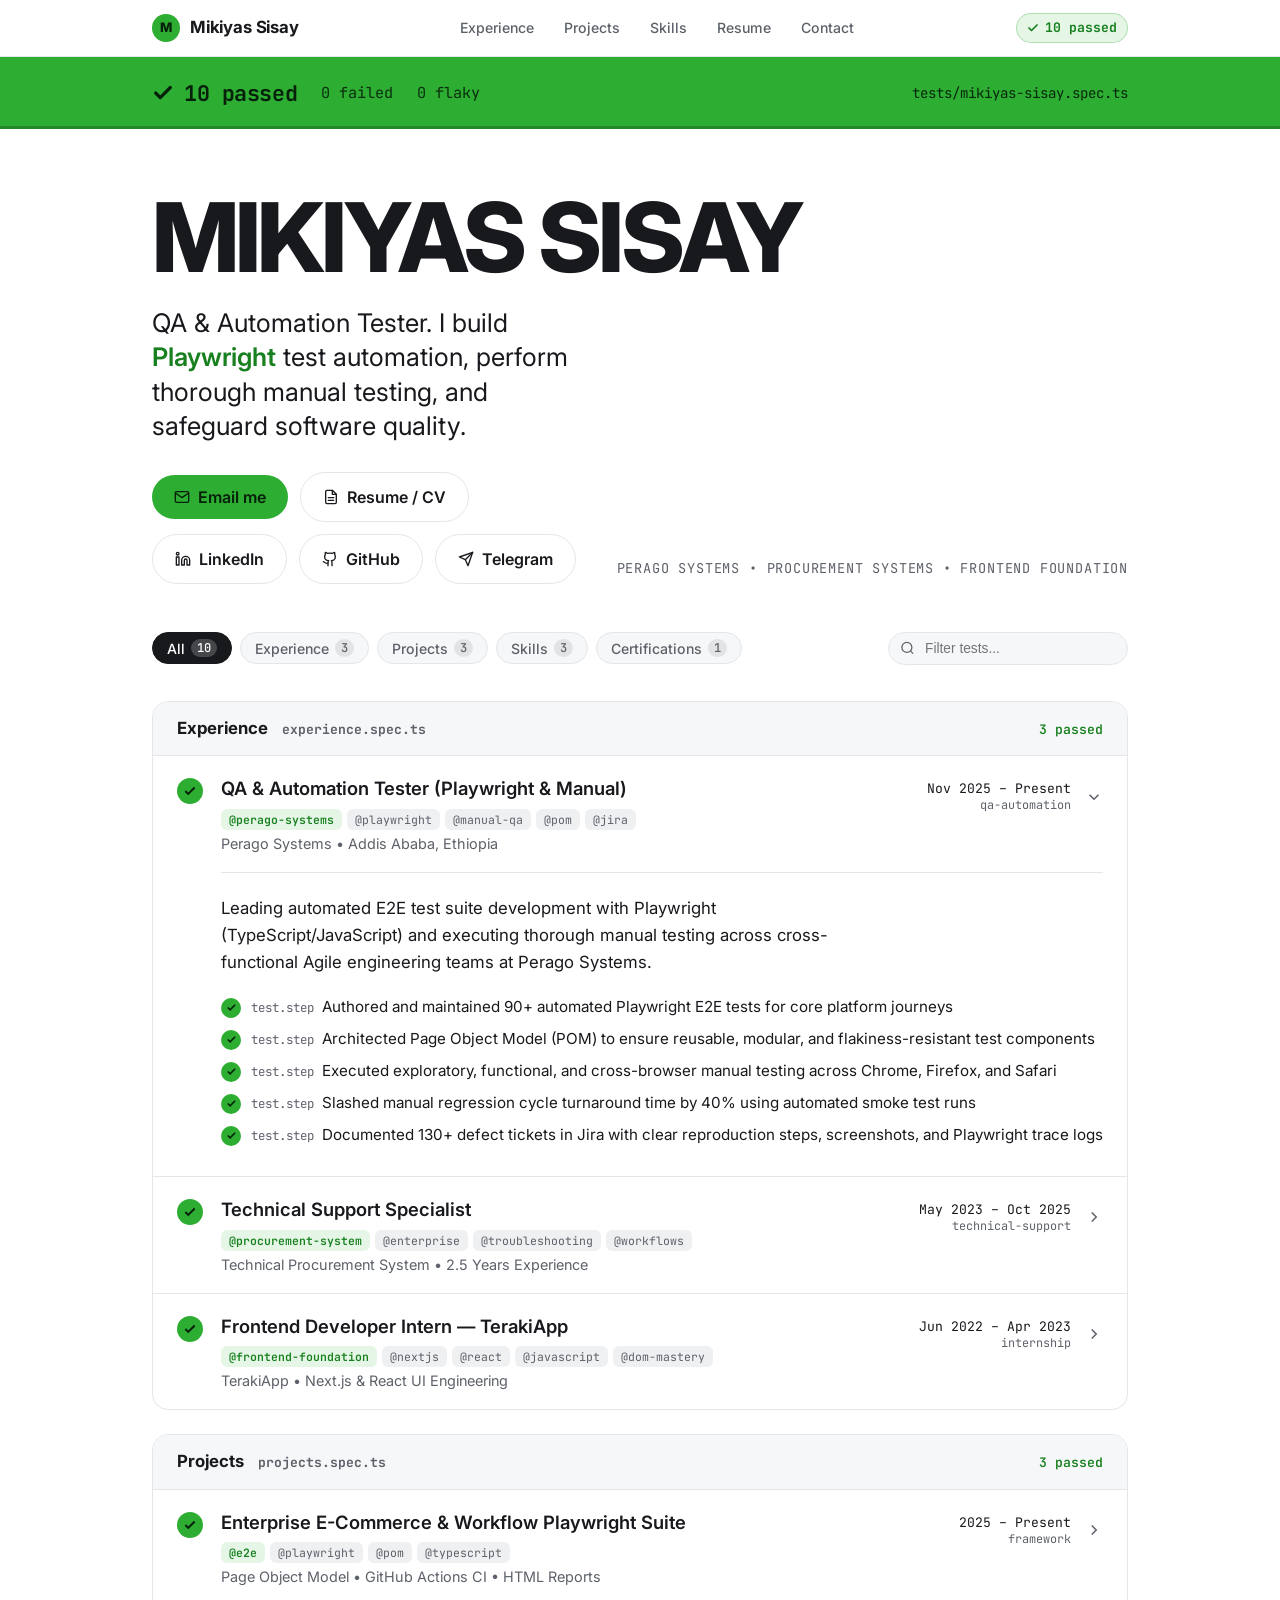
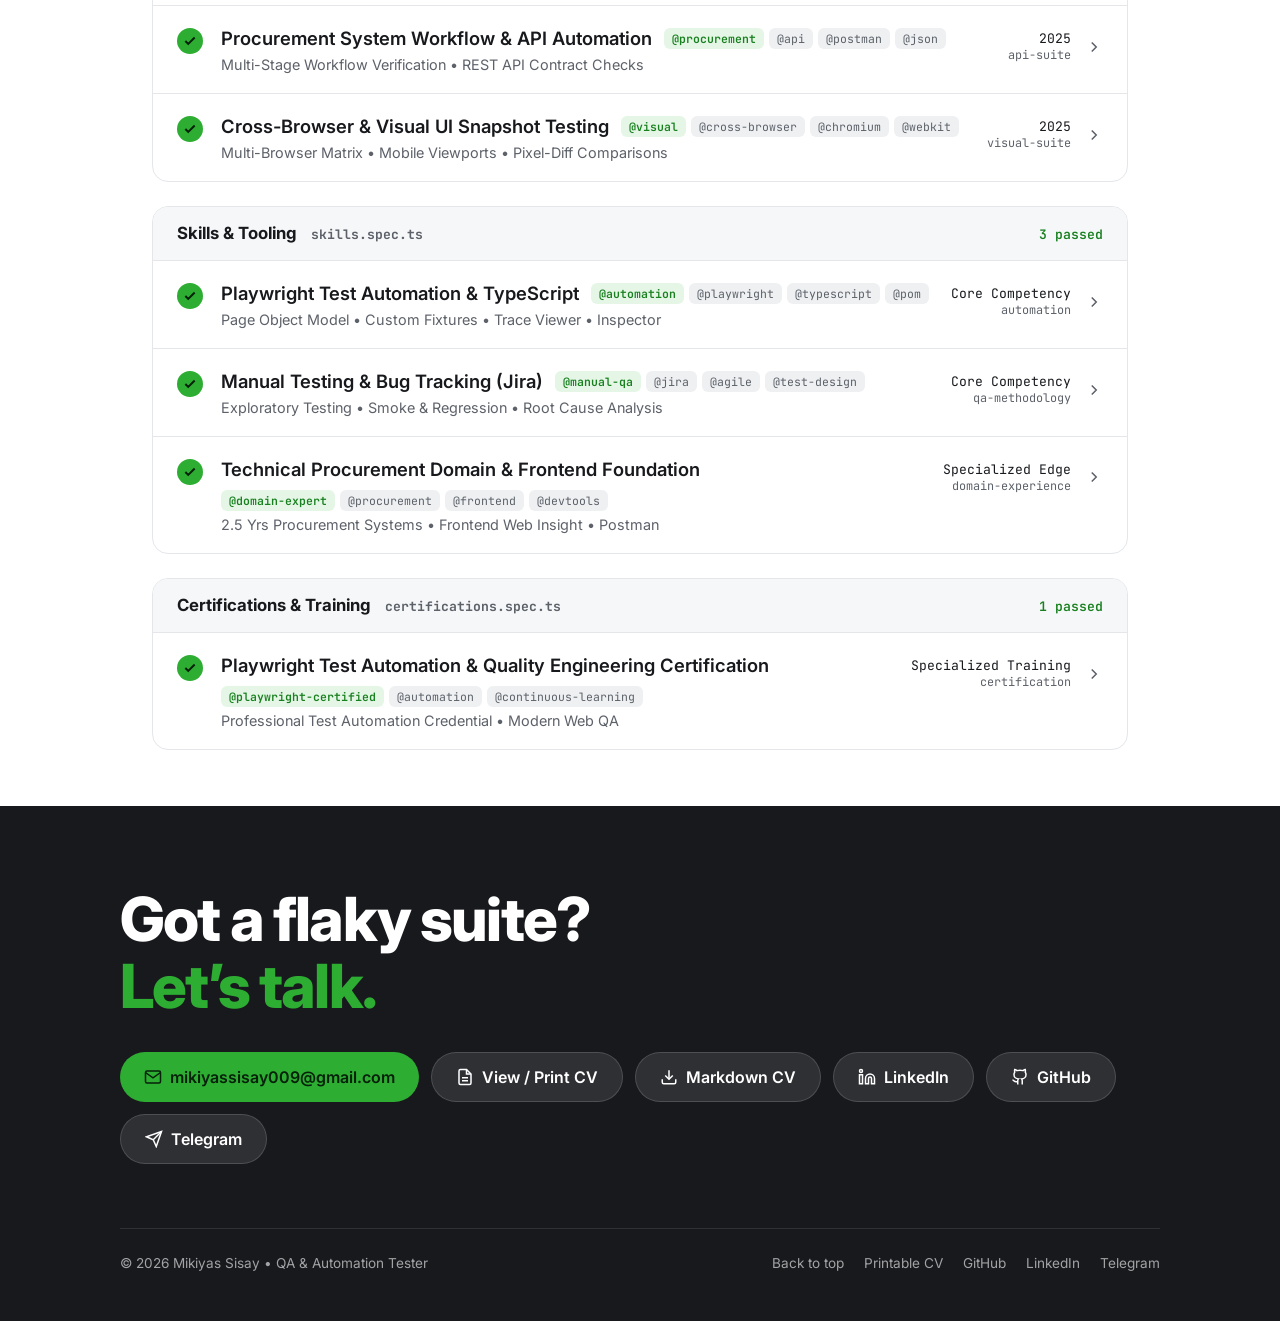
<file: index.html>
<!DOCTYPE html>
<html lang="en">
<head>
  <meta charset="utf-8">
  <meta name="viewport" content="width=device-width, initial-scale=1.0">
  <title>Mikiyas Sisay · QA &amp; Automation Tester (Playwright &amp; Manual)</title>
  <meta name="description" content="Mikiyas Sisay, QA & Automation Tester. Specializing in Playwright test automation, manual testing, 1+ year at Perago Systems, 2.5 years technical procurement system support, and frontend background.">
  <link rel="preconnect" href="https://fonts.googleapis.com">
  <link rel="preconnect" href="https://fonts.gstatic.com" crossorigin>
  <link href="https://fonts.googleapis.com/css2?family=Inter:wght@400;500;600;700;800&family=JetBrains+Mono:wght@400;500;600;700&display=swap" rel="stylesheet">
  <link rel="stylesheet" href="css/style.css">
</head>
<body>

  <!-- ========================================================================
       Top Navigation Bar
       ======================================================================== -->
  <header class="header">
    <div class="max-w-report header-inner">
      <a href="#hero" class="header-brand">
        <span class="header-avatar">M</span>
        <span>Mikiyas Sisay</span>
      </a>

      <nav class="header-nav" aria-label="Main Navigation">
        <a href="#experience">Experience</a>
        <a href="#projects">Projects</a>
        <a href="#skills">Skills</a>
        <a href="cv.html" target="_blank">Resume</a>
        <a href="#contact">Contact</a>
      </nav>

      <div class="header-actions">
        <span class="badge-passed-pill">
          <svg width="12" height="12" viewBox="0 0 24 24" fill="none" stroke="currentColor" stroke-width="3.5" stroke-linecap="round" stroke-linejoin="round"><polyline points="20 6 9 17 4 12"/></svg>
          10 passed
        </span>
      </div>
    </div>
  </header>

  <main id="main-content" style="flex: 1;">
    <!-- ========================================================================
         Playwright Report Run Summary Bar
         ======================================================================== -->
    <section aria-label="Run summary" class="run-summary">
      <div class="max-w-report summary-inner">
        <span class="summary-status">
          <svg width="22" height="22" viewBox="0 0 24 24" fill="none" stroke="currentColor" stroke-linecap="round" stroke-linejoin="round"><polyline points="20 6 9 17 4 12"/></svg>
          10 passed
        </span>
        <span class="summary-meta">0 failed</span>
        <span class="summary-meta">0 flaky</span>
        <span class="summary-spec-file">tests/mikiyas-sisay.spec.ts</span>
      </div>
      <span aria-hidden="true" class="summary-line"></span>
    </section>

    <!-- ========================================================================
         Hero Section
         ======================================================================== -->
    <div class="max-w-report hero-wrap" id="hero">
      <h1 class="hero-name">Mikiyas Sisay</h1>

      <div class="hero-grid">
        <div>
          <p class="hero-lead">
            QA &amp; Automation Tester. I build <span class="highlight">Playwright</span> test automation, perform thorough manual testing, and safeguard software quality.
          </p>

          <div class="hero-ctas">
            <button type="button" class="btn-pill btn-pill-pass btn-email-action">
              <svg width="16" height="16" viewBox="0 0 24 24" fill="none" stroke="currentColor" stroke-width="2" stroke-linecap="round" stroke-linejoin="round"><path d="M4 4h16c1.1 0 2 .9 2 2v12c0 1.1-.9 2-2 2H4c-1.1 0-2-.9-2-2V6c0-1.1.9-2 2-2z"/><polyline points="22,6 12,13 2,6"/></svg>
              Email me
            </button>

            <a href="cv.html" target="_blank" class="btn-pill btn-pill-outline">
              <svg width="16" height="16" viewBox="0 0 24 24" fill="none" stroke="currentColor" stroke-width="2" stroke-linecap="round" stroke-linejoin="round"><path d="M14 2H6a2 2 0 0 0-2 2v16a2 2 0 0 0 2 2h12a2 2 0 0 0 2-2V8z"/><polyline points="14 2 14 8 20 8"/><line x1="16" y1="13" x2="8" y2="13"/><line x1="16" y1="17" x2="8" y2="17"/></svg>
              Resume / CV
            </a>

            <a href="https://www.linkedin.com/in/mikiyas-sisay/" target="_blank" rel="noopener noreferrer" class="btn-pill btn-pill-outline">
              <svg width="16" height="16" viewBox="0 0 24 24" fill="none" stroke="currentColor" stroke-width="2" stroke-linecap="round" stroke-linejoin="round"><path d="M16 8a6 6 0 0 1 6 6v7h-4v-7a2 2 0 0 0-2-2 2 2 0 0 0-2 2v7h-4v-7a6 6 0 0 1 6-6z"/><rect width="4" height="12" x="2" y="9"/><circle cx="4" cy="4" r="2"/></svg>
              LinkedIn
            </a>

            <a href="https://github.com/mikosis123" target="_blank" rel="noopener noreferrer" class="btn-pill btn-pill-outline">
              <svg width="16" height="16" viewBox="0 0 24 24" fill="none" stroke="currentColor" stroke-width="2" stroke-linecap="round" stroke-linejoin="round"><path d="M15 22v-4a4.8 4.8 0 0 0-1-3.5c3 0 6-2 6-5.5.08-1.25-.27-2.48-1-3.5.28-1.15.28-2.35 0-3.5 0 0-1 0-3 1.5-2.64-.5-5.36-.5-8 0C6 2 5 2 5 2c-.3 1.15-.3 2.35 0 3.5A5.403 5.403 0 0 0 4 9c0 3.5 3 5.5 6 5.5-.39.49-.68 1.05-.85 1.65-.17.6-.22 1.23-.15 1.85v4"/><path d="M9 18c-4.51 2-5-2-7-2"/></svg>
              GitHub
            </a>

            <a href="https://t.me/Mikiyas_sisay" target="_blank" rel="noopener noreferrer" class="btn-pill btn-pill-outline">
              <svg width="16" height="16" viewBox="0 0 24 24" fill="none" stroke="currentColor" stroke-width="2" stroke-linecap="round" stroke-linejoin="round"><line x1="22" y1="2" x2="11" y2="13"/><polygon points="22 2 15 22 11 13 2 9 22 2"/></svg>
              Telegram
            </a>
          </div>
        </div>

        <div class="hero-badge-tag">
          perago systems &bull; procurement systems &bull; frontend foundation
        </div>
      </div>
    </div>

    <!-- ========================================================================
         Filter Bar (Playwright Test Report Style)
         ======================================================================== -->
    <div class="max-w-report filter-section">
      <div class="filter-wrap">
        <div class="filter-tabs">
          <button type="button" class="filter-tab active" data-filter="all">
            All <span class="filter-count">10</span>
          </button>
          <button type="button" class="filter-tab" data-filter="experience">
            Experience <span class="filter-count">3</span>
          </button>
          <button type="button" class="filter-tab" data-filter="projects">
            Projects <span class="filter-count">3</span>
          </button>
          <button type="button" class="filter-tab" data-filter="skills">
            Skills <span class="filter-count">3</span>
          </button>
          <button type="button" class="filter-tab" data-filter="credentials">
            Certifications <span class="filter-count">1</span>
          </button>
        </div>

        <div class="filter-input-wrap">
          <svg class="filter-search-icon" width="15" height="15" viewBox="0 0 24 24" fill="none" stroke="currentColor" stroke-width="2"><circle cx="11" cy="11" r="8"/><line x1="21" y1="21" x2="16.65" y2="16.65"/></svg>
          <input type="text" id="filterInput" class="filter-input" placeholder="Filter tests...">
        </div>
      </div>
    </div>

    <!-- ========================================================================
         Test Suites Container
         ======================================================================== -->
    <div class="max-w-report suites-container">

      <!-- ====================================================================
           Suite 1: Experience (experience.spec.ts · 3 passed)
           ==================================================================== -->
      <section class="spec-suite" id="experience">
        <h2 class="suite-header">
          <span class="suite-title">Experience</span>
          <span class="suite-file">experience.spec.ts</span>
          <span class="suite-pass-status">3 passed</span>
        </h2>

        <ul class="test-list">
          <!-- Role 1: Perago Systems (Expanded by default) -->
          <li class="test-item expanded" data-category="experience">
            <button type="button" class="test-button" aria-expanded="true">
              <span class="tick-icon">
                <svg viewBox="0 0 24 24" fill="none" stroke="currentColor"><polyline points="20 6 9 17 4 12"/></svg>
              </span>

              <span class="test-summary-body">
                <span class="test-title-line">
                  <span class="test-name">QA &amp; Automation Tester (Playwright &amp; Manual)</span>
                  <span class="tags-wrap">
                    <span class="tag-badge tag-primary">@perago-systems</span>
                    <span class="tag-badge">@playwright</span>
                    <span class="tag-badge">@manual-qa</span>
                    <span class="tag-badge">@pom</span>
                    <span class="tag-badge">@jira</span>
                  </span>
                </span>
                <span class="test-org-meta">Perago Systems &bull; Addis Ababa, Ethiopia</span>
              </span>

              <span class="test-right-meta">
                <span class="test-date-badge">
                  <span class="test-date-line">Nov 2025 – Present</span>
                  <span class="test-category-line">qa-automation</span>
                </span>
                <svg class="chevron-icon" width="18" height="18" viewBox="0 0 24 24" fill="none" stroke="currentColor" stroke-width="2"><polyline points="9 18 15 12 9 6"/></svg>
              </span>
            </button>

            <div class="trace-region">
              <div class="trace-inner">
                <p class="trace-desc">
                  Leading automated E2E test suite development with Playwright (TypeScript/JavaScript) and executing thorough manual testing across cross-functional Agile engineering teams at Perago Systems.
                </p>

                <ol class="step-list">
                  <li class="step-item">
                    <span class="step-tick"><svg viewBox="0 0 24 24" fill="none" stroke="currentColor"><polyline points="20 6 9 17 4 12"/></svg></span>
                    <span class="step-text"><span class="step-label">test.step</span>Authored and maintained 90+ automated Playwright E2E tests for core platform journeys</span>
                  </li>
                  <li class="step-item">
                    <span class="step-tick"><svg viewBox="0 0 24 24" fill="none" stroke="currentColor"><polyline points="20 6 9 17 4 12"/></svg></span>
                    <span class="step-text"><span class="step-label">test.step</span>Architected Page Object Model (POM) to ensure reusable, modular, and flakiness-resistant test components</span>
                  </li>
                  <li class="step-item">
                    <span class="step-tick"><svg viewBox="0 0 24 24" fill="none" stroke="currentColor"><polyline points="20 6 9 17 4 12"/></svg></span>
                    <span class="step-text"><span class="step-label">test.step</span>Executed exploratory, functional, and cross-browser manual testing across Chrome, Firefox, and Safari</span>
                  </li>
                  <li class="step-item">
                    <span class="step-tick"><svg viewBox="0 0 24 24" fill="none" stroke="currentColor"><polyline points="20 6 9 17 4 12"/></svg></span>
                    <span class="step-text"><span class="step-label">test.step</span>Slashed manual regression cycle turnaround time by 40% using automated smoke test runs</span>
                  </li>
                  <li class="step-item">
                    <span class="step-tick"><svg viewBox="0 0 24 24" fill="none" stroke="currentColor"><polyline points="20 6 9 17 4 12"/></svg></span>
                    <span class="step-text"><span class="step-label">test.step</span>Documented 130+ defect tickets in Jira with clear reproduction steps, screenshots, and Playwright trace logs</span>
                  </li>
                </ol>
              </div>
            </div>
          </li>

          <!-- Role 2: Technical Support in Procurement System -->
          <li class="test-item" data-category="experience">
            <button type="button" class="test-button" aria-expanded="false">
              <span class="tick-icon">
                <svg viewBox="0 0 24 24" fill="none" stroke="currentColor"><polyline points="20 6 9 17 4 12"/></svg>
              </span>

              <span class="test-summary-body">
                <span class="test-title-line">
                  <span class="test-name">Technical Support Specialist</span>
                  <span class="tags-wrap">
                    <span class="tag-badge tag-primary">@procurement-system</span>
                    <span class="tag-badge">@enterprise</span>
                    <span class="tag-badge">@troubleshooting</span>
                    <span class="tag-badge">@workflows</span>
                  </span>
                </span>
                <span class="test-org-meta">Technical Procurement System &bull; 2.5 Years Experience</span>
              </span>

              <span class="test-right-meta">
                <span class="test-date-badge">
                  <span class="test-date-line">May 2023 – Oct 2025</span>
                  <span class="test-category-line">technical-support</span>
                </span>
                <svg class="chevron-icon" width="18" height="18" viewBox="0 0 24 24" fill="none" stroke="currentColor" stroke-width="2"><polyline points="9 18 15 12 9 6"/></svg>
              </span>
            </button>

            <div class="trace-region">
              <div class="trace-inner">
                <p class="trace-desc">
                  Delivered hands-on technical support for enterprise procurement platforms, troubleshooting multi-tier user issues, investigating workflow anomalies, and ensuring reliable system operations.
                </p>

                <ol class="step-list">
                  <li class="step-item">
                    <span class="step-tick"><svg viewBox="0 0 24 24" fill="none" stroke="currentColor"><polyline points="20 6 9 17 4 12"/></svg></span>
                    <span class="step-text"><span class="step-label">test.step</span>Diagnosed complex user workflow bottlenecks, database discrepancies, and tender submission issues</span>
                  </li>
                  <li class="step-item">
                    <span class="step-tick"><svg viewBox="0 0 24 24" fill="none" stroke="currentColor"><polyline points="20 6 9 17 4 12"/></svg></span>
                    <span class="step-text"><span class="step-label">test.step</span>Collaborated directly with QA and engineering to reproduce production bugs and verify fixes</span>
                  </li>
                  <li class="step-item">
                    <span class="step-tick"><svg viewBox="0 0 24 24" fill="none" stroke="currentColor"><polyline points="20 6 9 17 4 12"/></svg></span>
                    <span class="step-text"><span class="step-label">test.step</span>Acquired deep enterprise domain knowledge in role-based permissions, financial validation, and auditing</span>
                  </li>
                </ol>
              </div>
            </div>
          </li>

          <!-- Role 3: Frontend Developer Intern -->
          <li class="test-item" data-category="experience">
            <button type="button" class="test-button" aria-expanded="false">
              <span class="tick-icon">
                <svg viewBox="0 0 24 24" fill="none" stroke="currentColor"><polyline points="20 6 9 17 4 12"/></svg>
              </span>

              <span class="test-summary-body">
                <span class="test-title-line">
                  <span class="test-name">Frontend Developer Intern — TerakiApp</span>
                  <span class="tags-wrap">
                    <span class="tag-badge tag-primary">@frontend-foundation</span>
                    <span class="tag-badge">@nextjs</span>
                    <span class="tag-badge">@react</span>
                    <span class="tag-badge">@javascript</span>
                    <span class="tag-badge">@dom-mastery</span>
                  </span>
                </span>
                <span class="test-org-meta">TerakiApp &bull; Next.js &amp; React UI Engineering</span>
              </span>

              <span class="test-right-meta">
                <span class="test-date-badge">
                  <span class="test-date-line">Jun 2022 – Apr 2023</span>
                  <span class="test-category-line">internship</span>
                </span>
                <svg class="chevron-icon" width="18" height="18" viewBox="0 0 24 24" fill="none" stroke="currentColor" stroke-width="2"><polyline points="9 18 15 12 9 6"/></svg>
              </span>
            </button>

            <div class="trace-region">
              <div class="trace-inner">
                <p class="trace-desc">
                  Built modern responsive user interfaces with HTML5, CSS3, and JavaScript, establishing the architectural and DOM-level fluency that empowers my automated testing today.
                </p>

                <ol class="step-list">
                  <li class="step-item">
                    <span class="step-tick"><svg viewBox="0 0 24 24" fill="none" stroke="currentColor"><polyline points="20 6 9 17 4 12"/></svg></span>
                    <span class="step-text"><span class="step-label">test.step</span>Developed responsive, accessible web UI components with modern JavaScript</span>
                  </li>
                  <li class="step-item">
                    <span class="step-tick"><svg viewBox="0 0 24 24" fill="none" stroke="currentColor"><polyline points="20 6 9 17 4 12"/></svg></span>
                    <span class="step-text"><span class="step-label">test.step</span>Mastered DOM tree hierarchy, asynchronous events, and browser rendering lifecycles</span>
                  </li>
                  <li class="step-item">
                    <span class="step-tick"><svg viewBox="0 0 24 24" fill="none" stroke="currentColor"><polyline points="20 6 9 17 4 12"/></svg></span>
                    <span class="step-text"><span class="step-label">test.step</span>Leveraged frontend insight to design resilient, non-fragile Playwright locator strategies</span>
                  </li>
                </ol>
              </div>
            </div>
          </li>
        </ul>
      </section>

      <!-- ====================================================================
           Suite 2: Projects (projects.spec.ts · 3 passed)
           ==================================================================== -->
      <section class="spec-suite" id="projects">
        <h2 class="suite-header">
          <span class="suite-title">Projects</span>
          <span class="suite-file">projects.spec.ts</span>
          <span class="suite-pass-status">3 passed</span>
        </h2>

        <ul class="test-list">
          <!-- Project 1 -->
          <li class="test-item" data-category="projects">
            <button type="button" class="test-button" aria-expanded="false">
              <span class="tick-icon">
                <svg viewBox="0 0 24 24" fill="none" stroke="currentColor"><polyline points="20 6 9 17 4 12"/></svg>
              </span>

              <span class="test-summary-body">
                <span class="test-title-line">
                  <span class="test-name">Enterprise E-Commerce &amp; Workflow Playwright Suite</span>
                  <span class="tags-wrap">
                    <span class="tag-badge tag-primary">@e2e</span>
                    <span class="tag-badge">@playwright</span>
                    <span class="tag-badge">@pom</span>
                    <span class="tag-badge">@typescript</span>
                  </span>
                </span>
                <span class="test-org-meta">Page Object Model &bull; GitHub Actions CI &bull; HTML Reports</span>
              </span>

              <span class="test-right-meta">
                <span class="test-date-badge">
                  <span class="test-date-line">2025 – Present</span>
                  <span class="test-category-line">framework</span>
                </span>
                <svg class="chevron-icon" width="18" height="18" viewBox="0 0 24 24" fill="none" stroke="currentColor" stroke-width="2"><polyline points="9 18 15 12 9 6"/></svg>
              </span>
            </button>

            <div class="trace-region">
              <div class="trace-inner">
                <div class="trace-grid">
                  <div>
                    <p class="trace-desc">
                      An automated end-to-end regression suite covering critical e-commerce flows: user registration, product catalog filtering, cart manipulation, and checkout transactions with discount validation.
                    </p>

                    <ol class="step-list">
                      <li class="step-item">
                        <span class="step-tick"><svg viewBox="0 0 24 24" fill="none" stroke="currentColor"><polyline points="20 6 9 17 4 12"/></svg></span>
                        <span class="step-text"><span class="step-label">test.step</span>Architect Page Object Model (POM) with modular component abstractions</span>
                      </li>
                      <li class="step-item">
                        <span class="step-tick"><svg viewBox="0 0 24 24" fill="none" stroke="currentColor"><polyline points="20 6 9 17 4 12"/></svg></span>
                        <span class="step-text"><span class="step-label">test.step</span>Automate core user journeys: Sign-up, Cart, Filter, and Checkout</span>
                      </li>
                      <li class="step-item">
                        <span class="step-tick"><svg viewBox="0 0 24 24" fill="none" stroke="currentColor"><polyline points="20 6 9 17 4 12"/></svg></span>
                        <span class="step-text"><span class="step-label">test.step</span>Intercept external payment gateway requests using page.route() to eliminate flakiness</span>
                      </li>
                      <li class="step-item">
                        <span class="step-tick"><svg viewBox="0 0 24 24" fill="none" stroke="currentColor"><polyline points="20 6 9 17 4 12"/></svg></span>
                        <span class="step-text"><span class="step-label">test.step</span>Integrate GitHub Actions CI workflow with automated Playwright HTML report generation</span>
                      </li>
                    </ol>
                  </div>

                  <div class="trace-preview-card">
                    <div class="trace-img-wrap">
                      <img src="covers/qa_pipeline_architecture_banner_1793087415844.jpg" alt="Playwright Architecture Banner">
                    </div>
                    <div class="trace-details-content">
                      <div class="trace-artifact-pill">
                        <svg width="14" height="14" viewBox="0 0 24 24" fill="none" stroke="currentColor" stroke-width="2"><path d="M22 11.08V12a10 10 0 1 1-5.93-9.14"/><polyline points="22 4 12 14.01 9 11.01"/></svg>
                        <span>90+ tests &bull; 0 flaky &bull; 40% time saved</span>
                      </div>
                      <div class="trace-actions">
                        <a href="cv.html" target="_blank" class="btn-pill btn-pill-outline" style="font-size: 0.82rem; padding: 6px 14px; width: 100%;">
                          Inspect in CV &rarr;
                        </a>
                      </div>
                    </div>
                  </div>
                </div>
              </div>
            </div>
          </li>

          <!-- Project 2: Procurement Workflow & API -->
          <li class="test-item" data-category="projects">
            <button type="button" class="test-button" aria-expanded="false">
              <span class="tick-icon">
                <svg viewBox="0 0 24 24" fill="none" stroke="currentColor"><polyline points="20 6 9 17 4 12"/></svg>
              </span>

              <span class="test-summary-body">
                <span class="test-title-line">
                  <span class="test-name">Procurement System Workflow &amp; API Automation</span>
                  <span class="tags-wrap">
                    <span class="tag-badge tag-primary">@procurement</span>
                    <span class="tag-badge">@api</span>
                    <span class="tag-badge">@postman</span>
                    <span class="tag-badge">@json</span>
                  </span>
                </span>
                <span class="test-org-meta">Multi-Stage Workflow Verification &bull; REST API Contract Checks</span>
              </span>

              <span class="test-right-meta">
                <span class="test-date-badge">
                  <span class="test-date-line">2025</span>
                  <span class="test-category-line">api-suite</span>
                </span>
                <svg class="chevron-icon" width="18" height="18" viewBox="0 0 24 24" fill="none" stroke="currentColor" stroke-width="2"><polyline points="9 18 15 12 9 6"/></svg>
              </span>
            </button>

            <div class="trace-region">
              <div class="trace-inner">
                <div class="trace-grid">
                  <div>
                    <p class="trace-desc">
                      Automated testing harness validating multi-step enterprise procurement workflows: supplier registration, tender submission, evaluation checkpoints, role permissions, and REST API payload contracts.
                    </p>

                    <ol class="step-list">
                      <li class="step-item">
                        <span class="step-tick"><svg viewBox="0 0 24 24" fill="none" stroke="currentColor"><polyline points="20 6 9 17 4 12"/></svg></span>
                        <span class="step-text"><span class="step-label">test.step</span>Execute token-based authentication requests with Playwright request context</span>
                      </li>
                      <li class="step-item">
                        <span class="step-tick"><svg viewBox="0 0 24 24" fill="none" stroke="currentColor"><polyline points="20 6 9 17 4 12"/></svg></span>
                        <span class="step-text"><span class="step-label">test.step</span>Verify end-to-end procurement status transitions and role-based permissions</span>
                      </li>
                      <li class="step-item">
                        <span class="step-tick"><svg viewBox="0 0 24 24" fill="none" stroke="currentColor"><polyline points="20 6 9 17 4 12"/></svg></span>
                        <span class="step-text"><span class="step-label">test.step</span>Assert API response latency SLA under 200ms and validate JSON schema integrity</span>
                      </li>
                    </ol>
                  </div>

                  <div class="trace-preview-card">
                    <div class="trace-img-wrap">
                      <img src="covers/qa_ops_hub_banner_1793087371687.jpg" alt="API Automation Hub Banner">
                    </div>
                    <div class="trace-details-content">
                      <div class="trace-artifact-pill">
                        <svg width="14" height="14" viewBox="0 0 24 24" fill="none" stroke="currentColor" stroke-width="2"><path d="M22 11.08V12a10 10 0 1 1-5.93-9.14"/><polyline points="22 4 12 14.01 9 11.01"/></svg>
                        <span>Enterprise Workflows &bull; 100% Contract Integrity</span>
                      </div>
                      <div class="trace-actions">
                        <a href="cv.html" target="_blank" class="btn-pill btn-pill-outline" style="font-size: 0.82rem; padding: 6px 14px; width: 100%;">
                          Inspect in CV &rarr;
                        </a>
                      </div>
                    </div>
                  </div>
                </div>
              </div>
            </div>
          </li>

          <!-- Project 3 -->
          <li class="test-item" data-category="projects">
            <button type="button" class="test-button" aria-expanded="false">
              <span class="tick-icon">
                <svg viewBox="0 0 24 24" fill="none" stroke="currentColor"><polyline points="20 6 9 17 4 12"/></svg>
              </span>

              <span class="test-summary-body">
                <span class="test-title-line">
                  <span class="test-name">Cross-Browser &amp; Visual UI Snapshot Testing</span>
                  <span class="tags-wrap">
                    <span class="tag-badge tag-primary">@visual</span>
                    <span class="tag-badge">@cross-browser</span>
                    <span class="tag-badge">@chromium</span>
                    <span class="tag-badge">@webkit</span>
                  </span>
                </span>
                <span class="test-org-meta">Multi-Browser Matrix &bull; Mobile Viewports &bull; Pixel-Diff Comparisons</span>
              </span>

              <span class="test-right-meta">
                <span class="test-date-badge">
                  <span class="test-date-line">2025</span>
                  <span class="test-category-line">visual-suite</span>
                </span>
                <svg class="chevron-icon" width="18" height="18" viewBox="0 0 24 24" fill="none" stroke="currentColor" stroke-width="2"><polyline points="9 18 15 12 9 6"/></svg>
              </span>
            </button>

            <div class="trace-region">
              <div class="trace-inner">
                <div class="trace-grid">
                  <div>
                    <p class="trace-desc">
                      Automated UI verification matrix running across Chromium, Firefox, and Safari/WebKit desktop and mobile viewports. Utilizes Playwright's native screenshot comparisons to stop UI regressions before production.
                    </p>

                    <ol class="step-list">
                      <li class="step-item">
                        <span class="step-tick"><svg viewBox="0 0 24 24" fill="none" stroke="currentColor"><polyline points="20 6 9 17 4 12"/></svg></span>
                        <span class="step-text"><span class="step-label">test.step</span>Configure cross-browser execution profiles for Chromium, Firefox, and WebKit</span>
                      </li>
                      <li class="step-item">
                        <span class="step-tick"><svg viewBox="0 0 24 24" fill="none" stroke="currentColor"><polyline points="20 6 9 17 4 12"/></svg></span>
                        <span class="step-text"><span class="step-label">test.step</span>Execute pixel-diff assertions using expect(page).toHaveScreenshot()</span>
                      </li>
                      <li class="step-item">
                        <span class="step-tick"><svg viewBox="0 0 24 24" fill="none" stroke="currentColor"><polyline points="20 6 9 17 4 12"/></svg></span>
                        <span class="step-text"><span class="step-label">test.step</span>Validate mobile responsiveness on simulated iPhone and Pixel viewports</span>
                      </li>
                    </ol>
                  </div>

                  <div class="trace-preview-card">
                    <div class="trace-img-wrap">
                      <img src="covers/meeting_governance_banner_1793087392769.jpg" alt="Cross Browser Banner">
                    </div>
                    <div class="trace-details-content">
                      <div class="trace-artifact-pill">
                        <svg width="14" height="14" viewBox="0 0 24 24" fill="none" stroke="currentColor" stroke-width="2"><path d="M22 11.08V12a10 10 0 1 1-5.93-9.14"/><polyline points="22 4 12 14.01 9 11.01"/></svg>
                        <span>3 Engines Covered &bull; Zero UI Breakages</span>
                      </div>
                      <div class="trace-actions">
                        <a href="cv.html" target="_blank" class="btn-pill btn-pill-outline" style="font-size: 0.82rem; padding: 6px 14px; width: 100%;">
                          Inspect in CV &rarr;
                        </a>
                      </div>
                    </div>
                  </div>
                </div>
              </div>
            </div>
          </li>
        </ul>
      </section>

      <!-- ====================================================================
           Suite 3: Skills (skills.spec.ts · 3 passed)
           ==================================================================== -->
      <section class="spec-suite" id="skills">
        <h2 class="suite-header">
          <span class="suite-title">Skills &amp; Tooling</span>
          <span class="suite-file">skills.spec.ts</span>
          <span class="suite-pass-status">3 passed</span>
        </h2>

        <ul class="test-list">
          <!-- Skill 1 -->
          <li class="test-item" data-category="skills">
            <button type="button" class="test-button" aria-expanded="false">
              <span class="tick-icon">
                <svg viewBox="0 0 24 24" fill="none" stroke="currentColor"><polyline points="20 6 9 17 4 12"/></svg>
              </span>

              <span class="test-summary-body">
                <span class="test-title-line">
                  <span class="test-name">Playwright Test Automation &amp; TypeScript</span>
                  <span class="tags-wrap">
                    <span class="tag-badge tag-primary">@automation</span>
                    <span class="tag-badge">@playwright</span>
                    <span class="tag-badge">@typescript</span>
                    <span class="tag-badge">@pom</span>
                  </span>
                </span>
                <span class="test-org-meta">Page Object Model &bull; Custom Fixtures &bull; Trace Viewer &bull; Inspector</span>
              </span>

              <span class="test-right-meta">
                <span class="test-date-badge">
                  <span class="test-date-line">Core Competency</span>
                  <span class="test-category-line">automation</span>
                </span>
                <svg class="chevron-icon" width="18" height="18" viewBox="0 0 24 24" fill="none" stroke="currentColor" stroke-width="2"><polyline points="9 18 15 12 9 6"/></svg>
              </span>
            </button>

            <div class="trace-region">
              <div class="trace-inner">
                <p class="trace-desc">
                  Hands-on proficiency building maintainable Playwright suites in TypeScript using best practices: robust locator strategies (`getByRole`, `getByLabel`, `getByTestId`), auto-waiting assertions, network route mocking, and failure triaging.
                </p>

                <ol class="step-list">
                  <li class="step-item">
                    <span class="step-tick"><svg viewBox="0 0 24 24" fill="none" stroke="currentColor"><polyline points="20 6 9 17 4 12"/></svg></span>
                    <span class="step-text"><span class="step-label">test.step</span>Page Object Model architecture with clean class separation</span>
                  </li>
                  <li class="step-item">
                    <span class="step-tick"><svg viewBox="0 0 24 24" fill="none" stroke="currentColor"><polyline points="20 6 9 17 4 12"/></svg></span>
                    <span class="step-text"><span class="step-label">test.step</span>Debugging flakiness using Playwright Trace Viewer and Playwright Inspector</span>
                  </li>
                  <li class="step-item">
                    <span class="step-tick"><svg viewBox="0 0 24 24" fill="none" stroke="currentColor"><polyline points="20 6 9 17 4 12"/></svg></span>
                    <span class="step-text"><span class="step-label">test.step</span>Parallel execution, headless browser runners, and HTML reporting</span>
                  </li>
                </ol>
              </div>
            </div>
          </li>

          <!-- Skill 2 -->
          <li class="test-item" data-category="skills">
            <button type="button" class="test-button" aria-expanded="false">
              <span class="tick-icon">
                <svg viewBox="0 0 24 24" fill="none" stroke="currentColor"><polyline points="20 6 9 17 4 12"/></svg>
              </span>

              <span class="test-summary-body">
                <span class="test-title-line">
                  <span class="test-name">Manual Testing &amp; Bug Tracking (Jira)</span>
                  <span class="tags-wrap">
                    <span class="tag-badge tag-primary">@manual-qa</span>
                    <span class="tag-badge">@jira</span>
                    <span class="tag-badge">@agile</span>
                    <span class="tag-badge">@test-design</span>
                  </span>
                </span>
                <span class="test-org-meta">Exploratory Testing &bull; Smoke &amp; Regression &bull; Root Cause Analysis</span>
              </span>

              <span class="test-right-meta">
                <span class="test-date-badge">
                  <span class="test-date-line">Core Competency</span>
                  <span class="test-category-line">qa-methodology</span>
                </span>
                <svg class="chevron-icon" width="18" height="18" viewBox="0 0 24 24" fill="none" stroke="currentColor" stroke-width="2"><polyline points="9 18 15 12 9 6"/></svg>
              </span>
            </button>

            <div class="trace-region">
              <div class="trace-inner">
                <p class="trace-desc">
                  Thorough approach to manual QA: designing test cases from product specs, finding edge-case defects through exploratory testing, and writing bug tickets that developers appreciate for their clarity.
                </p>

                <ol class="step-list">
                  <li class="step-item">
                    <span class="step-tick"><svg viewBox="0 0 24 24" fill="none" stroke="currentColor"><polyline points="20 6 9 17 4 12"/></svg></span>
                    <span class="step-text"><span class="step-label">test.step</span>Design structured test cases covering positive, negative, and boundary scenarios</span>
                  </li>
                  <li class="step-item">
                    <span class="step-tick"><svg viewBox="0 0 24 24" fill="none" stroke="currentColor"><polyline points="20 6 9 17 4 12"/></svg></span>
                    <span class="step-text"><span class="step-label">test.step</span>Log high-fidelity Jira tickets with steps to reproduce, expected vs. actual results, and console logs</span>
                  </li>
                  <li class="step-item">
                    <span class="step-tick"><svg viewBox="0 0 24 24" fill="none" stroke="currentColor"><polyline points="20 6 9 17 4 12"/></svg></span>
                    <span class="step-text"><span class="step-label">test.step</span>Participate actively in Agile sprint ceremonies and shift-left quality reviews</span>
                  </li>
                </ol>
              </div>
            </div>
          </li>

          <!-- Skill 3 -->
          <li class="test-item" data-category="skills">
            <button type="button" class="test-button" aria-expanded="false">
              <span class="tick-icon">
                <svg viewBox="0 0 24 24" fill="none" stroke="currentColor"><polyline points="20 6 9 17 4 12"/></svg>
              </span>

              <span class="test-summary-body">
                <span class="test-title-line">
                  <span class="test-name">Technical Procurement Domain &amp; Frontend Foundation</span>
                  <span class="tags-wrap">
                    <span class="tag-badge tag-primary">@domain-expert</span>
                    <span class="tag-badge">@procurement</span>
                    <span class="tag-badge">@frontend</span>
                    <span class="tag-badge">@devtools</span>
                  </span>
                </span>
                <span class="test-org-meta">2.5 Yrs Procurement Systems &bull; Frontend Web Insight &bull; Postman</span>
              </span>

              <span class="test-right-meta">
                <span class="test-date-badge">
                  <span class="test-date-line">Specialized Edge</span>
                  <span class="test-category-line">domain-experience</span>
                </span>
                <svg class="chevron-icon" width="18" height="18" viewBox="0 0 24 24" fill="none" stroke="currentColor" stroke-width="2"><polyline points="9 18 15 12 9 6"/></svg>
              </span>
            </button>

            <div class="trace-region">
              <div class="trace-inner">
                <p class="trace-desc">
                  Unique blend of enterprise system troubleshooting and frontend code fluency. Deep understanding of complex multi-stakeholder workflows combined with intuitive DOM debugging.
                </p>

                <ol class="step-list">
                  <li class="step-item">
                    <span class="step-tick"><svg viewBox="0 0 24 24" fill="none" stroke="currentColor"><polyline points="20 6 9 17 4 12"/></svg></span>
                    <span class="step-text"><span class="step-label">test.step</span>Enterprise procurement systems: tendering, supplier evaluation, and auditing workflows</span>
                  </li>
                  <li class="step-item">
                    <span class="step-tick"><svg viewBox="0 0 24 24" fill="none" stroke="currentColor"><polyline points="20 6 9 17 4 12"/></svg></span>
                    <span class="step-text"><span class="step-label">test.step</span>Frontend mechanics: HTML5, CSS3, JavaScript state, DOM traversal, and Chrome DevTools</span>
                  </li>
                  <li class="step-item">
                    <span class="step-tick"><svg viewBox="0 0 24 24" fill="none" stroke="currentColor"><polyline points="20 6 9 17 4 12"/></svg></span>
                    <span class="step-text"><span class="step-label">test.step</span>API endpoint verification with Postman collections and Playwright request API</span>
                  </li>
                </ol>
              </div>
            </div>
          </li>
        </ul>
      </section>

      <!-- ====================================================================
           Suite 4: Certifications & Training (certifications.spec.ts · 1 passed)
           ==================================================================== -->
      <section class="spec-suite" id="credentials">
        <h2 class="suite-header">
          <span class="suite-title">Certifications &amp; Training</span>
          <span class="suite-file">certifications.spec.ts</span>
          <span class="suite-pass-status">1 passed</span>
        </h2>

        <ul class="test-list">
          <li class="test-item" data-category="credentials">
            <button type="button" class="test-button" aria-expanded="false">
              <span class="tick-icon">
                <svg viewBox="0 0 24 24" fill="none" stroke="currentColor"><polyline points="20 6 9 17 4 12"/></svg>
              </span>

              <span class="test-summary-body">
                <span class="test-title-line">
                  <span class="test-name">Playwright Test Automation &amp; Quality Engineering Certification</span>
                  <span class="tags-wrap">
                    <span class="tag-badge tag-primary">@playwright-certified</span>
                    <span class="tag-badge">@automation</span>
                    <span class="tag-badge">@continuous-learning</span>
                  </span>
                </span>
                <span class="test-org-meta">Professional Test Automation Credential &bull; Modern Web QA</span>
              </span>

              <span class="test-right-meta">
                <span class="test-date-badge">
                  <span class="test-date-line">Specialized Training</span>
                  <span class="test-category-line">certification</span>
                </span>
                <svg class="chevron-icon" width="18" height="18" viewBox="0 0 24 24" fill="none" stroke="currentColor" stroke-width="2"><polyline points="9 18 15 12 9 6"/></svg>
              </span>
            </button>

            <div class="trace-region">
              <div class="trace-inner">
                <p class="trace-desc">
                  Focused training in modern end-to-end test automation, testing methodologies, and asynchronous TypeScript with Playwright.
                </p>

                <ol class="step-list">
                  <li class="step-item">
                    <span class="step-tick"><svg viewBox="0 0 24 24" fill="none" stroke="currentColor"><polyline points="20 6 9 17 4 12"/></svg></span>
                    <span class="step-text"><span class="step-label">test.step</span>Playwright Test Automation Certified Practitioner (POM, Network Mocking, CI/CD)</span>
                  </li>
                  <li class="step-item">
                    <span class="step-tick"><svg viewBox="0 0 24 24" fill="none" stroke="currentColor"><polyline points="20 6 9 17 4 12"/></svg></span>
                    <span class="step-text"><span class="step-label">test.step</span>Agile Quality Assurance, Test Strategy &amp; Defect Lifecycle Standards</span>
                  </li>
                  <li class="step-item">
                    <span class="step-tick"><svg viewBox="0 0 24 24" fill="none" stroke="currentColor"><polyline points="20 6 9 17 4 12"/></svg></span>
                    <span class="step-text" style="color: var(--muted);"><span class="step-label">test.step</span>University Degree: B.S. in Mechanical Engineering</span>
                  </li>
                </ol>
              </div>
            </div>
          </li>
        </ul>
      </section>

    </div>
  </main>

  <!-- ========================================================================
       Footer & Callout (Got a Flaky Suite? Let's talk)
       ======================================================================== -->
  <footer class="footer-cta" id="contact">
    <div class="max-w-report footer-content">
      <h2 class="footer-headline">
        Got a flaky suite?<br><span>Let’s talk.</span>
      </h2>

      <div class="footer-actions">
        <button type="button" class="btn-footer btn-footer-primary btn-email-action">
          <svg width="18" height="18" viewBox="0 0 24 24" fill="none" stroke="currentColor" stroke-width="2"><path d="M4 4h16c1.1 0 2 .9 2 2v12c0 1.1-.9 2-2 2H4c-1.1 0-2-.9-2-2V6c0-1.1.9-2 2-2z"/><polyline points="22,6 12,13 2,6"/></svg>
          mikiyassisay009@gmail.com
        </button>

        <a href="cv.html" target="_blank" class="btn-footer btn-footer-secondary">
          <svg width="18" height="18" viewBox="0 0 24 24" fill="none" stroke="currentColor" stroke-width="2"><path d="M14 2H6a2 2 0 0 0-2 2v16a2 2 0 0 0 2 2h12a2 2 0 0 0 2-2V8z"/><polyline points="14 2 14 8 20 8"/><line x1="16" y1="13" x2="8" y2="13"/><line x1="16" y1="17" x2="8" y2="17"/></svg>
          View / Print CV
        </a>

        <a href="resume.md" download="Mikiyas_Sisay_QA_CV.md" class="btn-footer btn-footer-secondary">
          <svg width="18" height="18" viewBox="0 0 24 24" fill="none" stroke="currentColor" stroke-width="2"><path d="M21 15v4a2 2 0 0 1-2 2H5a2 2 0 0 1-2-2v-4"/><polyline points="7 10 12 15 17 10"/><line x1="12" x2="12" y1="15" y2="3"/></svg>
          Markdown CV
        </a>

        <a href="https://www.linkedin.com/in/mikiyas-sisay/" target="_blank" rel="noopener noreferrer" class="btn-footer btn-footer-secondary">
          <svg width="18" height="18" viewBox="0 0 24 24" fill="none" stroke="currentColor" stroke-width="2"><path d="M16 8a6 6 0 0 1 6 6v7h-4v-7a2 2 0 0 0-2-2 2 2 0 0 0-2 2v7h-4v-7a6 6 0 0 1 6-6z"/><rect width="4" height="12" x="2" y="9"/><circle cx="4" cy="4" r="2"/></svg>
          LinkedIn
        </a>

        <a href="https://github.com/mikosis123" target="_blank" rel="noopener noreferrer" class="btn-footer btn-footer-secondary">
          <svg width="18" height="18" viewBox="0 0 24 24" fill="none" stroke="currentColor" stroke-width="2"><path d="M15 22v-4a4.8 4.8 0 0 0-1-3.5c3 0 6-2 6-5.5.08-1.25-.27-2.48-1-3.5.28-1.15.28-2.35 0-3.5 0 0-1 0-3 1.5-2.64-.5-5.36-.5-8 0C6 2 5 2 5 2c-.3 1.15-.3 2.35 0 3.5A5.403 5.403 0 0 0 4 9c0 3.5 3 5.5 6 5.5-.39.49-.68 1.05-.85 1.65-.17.6-.22 1.23-.15 1.85v4"/><path d="M9 18c-4.51 2-5-2-7-2"/></svg>
          GitHub
        </a>

        <a href="https://t.me/Mikiyas_sisay" target="_blank" rel="noopener noreferrer" class="btn-footer btn-footer-secondary">
          <svg width="18" height="18" viewBox="0 0 24 24" fill="none" stroke="currentColor" stroke-width="2"><line x1="22" y1="2" x2="11" y2="13"/><polygon points="22 2 15 22 11 13 2 9 22 2"/></svg>
          Telegram
        </a>
      </div>

      <div class="footer-bottom">
        <div>&copy; 2026 Mikiyas Sisay &bull; QA &amp; Automation Tester</div>
        <div class="footer-bottom-links">
          <a href="#hero">Back to top</a>
          <a href="cv.html" target="_blank">Printable CV</a>
          <a href="https://github.com/mikosis123" target="_blank">GitHub</a>
          <a href="https://www.linkedin.com/in/mikiyas-sisay/" target="_blank">LinkedIn</a>
          <a href="https://t.me/Mikiyas_sisay" target="_blank">Telegram</a>
        </div>
      </div>
    </div>
  </footer>

  <script src="js/app.js"></script>
</body>
</html>
</file>
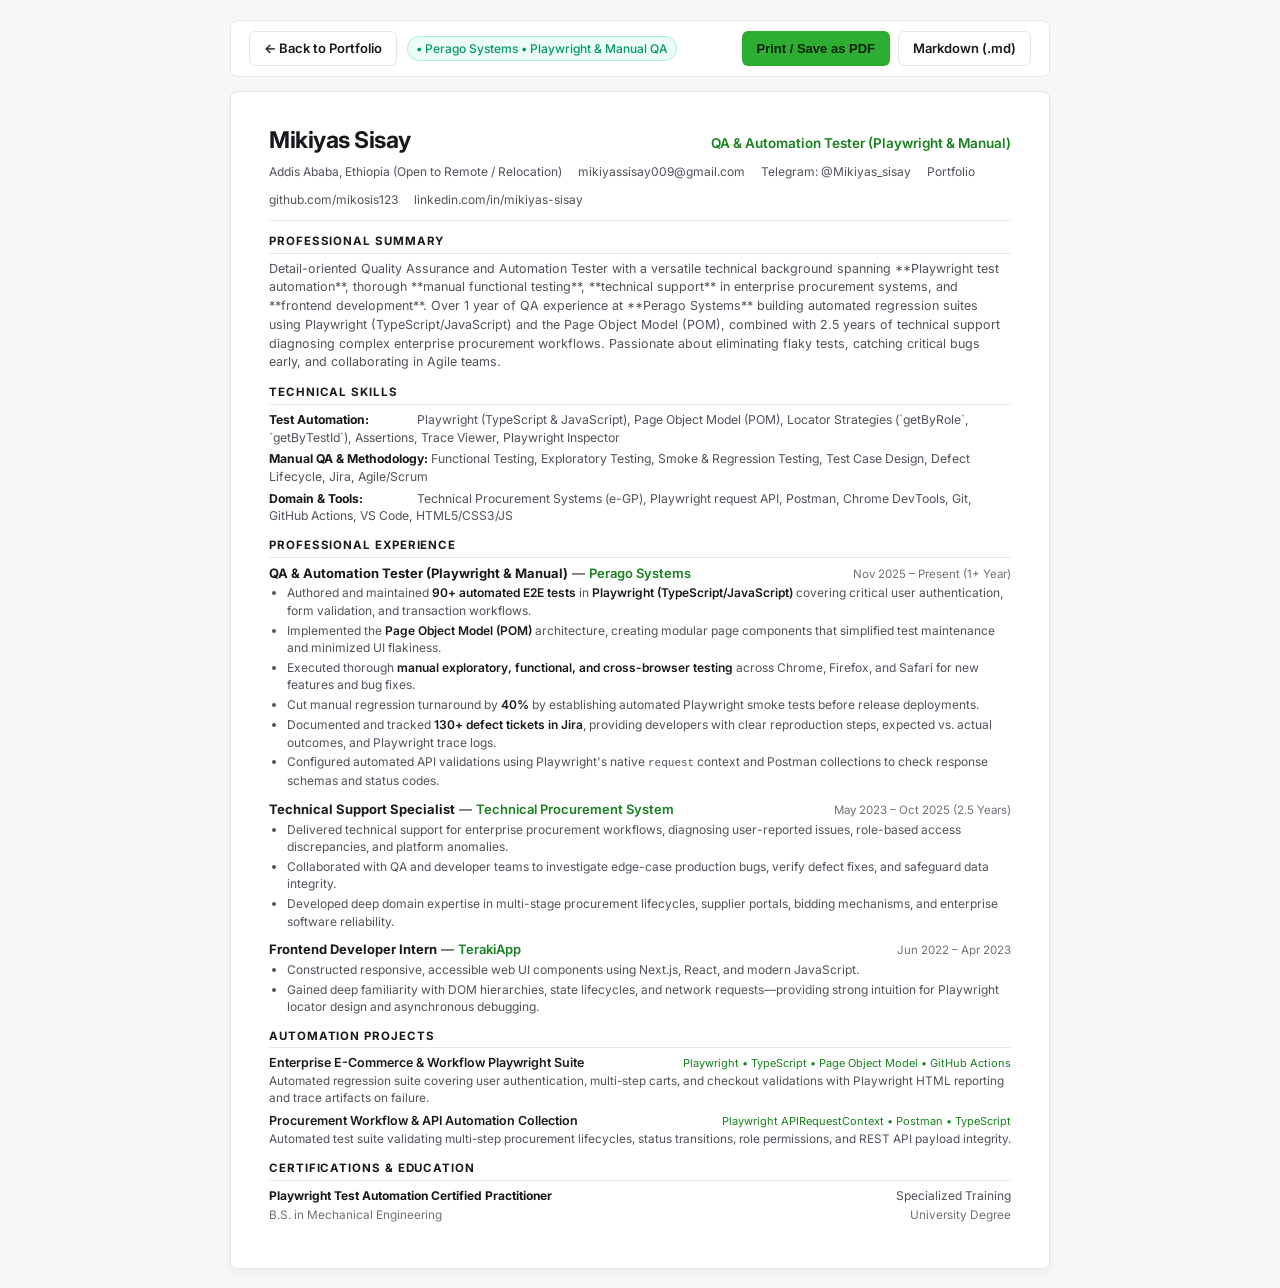
<file: cv.html>
<!DOCTYPE html>
<html lang="en">
<head>
  <meta charset="UTF-8">
  <meta name="viewport" content="width=device-width, initial-scale=1.0">
  <title>Mikiyas Sisay - QA & Automation Tester (Playwright & Manual) | CV</title>
  <meta name="description" content="Resume of Mikiyas Sisay, QA & Automation Tester with 1 year at Perago Systems (Playwright & Manual), 2.5 years technical support in Technical Procurement Systems, and frontend developer background.">
  <link rel="preconnect" href="https://fonts.googleapis.com">
  <link rel="preconnect" href="https://fonts.gstatic.com" crossorigin>
  <link href="https://fonts.googleapis.com/css2?family=Inter:wght@400;500;600;700&display=swap" rel="stylesheet">
  <style>
    :root {
      --text-main: #18191d;
      --text-muted: #52525b;
      --text-light: #71717a;
      --accent: #18801f;
      --pass: #2ead33;
      --pass-ink: #06210a;
      --border: #e4e6ea;
      --bg: #f6f7f8;
      --card-bg: #ffffff;
      --font: 'Inter', -apple-system, BlinkMacSystemFont, "Segoe UI", Roboto, sans-serif;
    }

    * {
      box-sizing: border-box;
      margin: 0;
      padding: 0;
    }

    body {
      font-family: var(--font);
      color: var(--text-main);
      background-color: var(--bg);
      line-height: 1.45;
      font-size: 13px;
      -webkit-font-smoothing: antialiased;
      padding: 20px 16px;
    }

    /* Top Action Bar */
    .action-bar {
      max-width: 820px;
      margin: 0 auto 14px auto;
      display: flex;
      justify-content: space-between;
      align-items: center;
      gap: 12px;
      padding: 10px 18px;
      background: #ffffff;
      border: 1px solid var(--border);
      border-radius: 8px;
    }

    .btn {
      display: inline-flex;
      align-items: center;
      gap: 6px;
      padding: 7px 14px;
      font-size: 13px;
      font-weight: 600;
      border-radius: 6px;
      text-decoration: none;
      cursor: pointer;
      border: 1px solid transparent;
      transition: all 0.15s ease;
    }

    .btn-primary {
      background: var(--pass);
      color: var(--pass-ink);
    }

    .btn-primary:hover {
      filter: brightness(0.95);
    }

    .btn-outline {
      background: #ffffff;
      color: var(--text-main);
      border-color: var(--border);
    }

    .btn-outline:hover {
      background: #f4f4f5;
    }

    .badge-status {
      font-size: 12px;
      font-weight: 500;
      color: #059669;
      background: #ecfdf5;
      padding: 3px 8px;
      border-radius: 12px;
      border: 1px solid #a7f3d0;
    }

    /* CV Document Container */
    .cv-container {
      max-width: 820px;
      margin: 0 auto;
      background: var(--card-bg);
      padding: 32px 38px;
      border-radius: 8px;
      border: 1px solid var(--border);
      box-shadow: 0 4px 12px rgba(0, 0, 0, 0.04);
    }

    /* Header */
    header {
      border-bottom: 1.5px solid var(--border);
      padding-bottom: 12px;
      margin-bottom: 12px;
    }

    .name-title {
      display: flex;
      justify-content: space-between;
      align-items: baseline;
      flex-wrap: wrap;
      gap: 6px;
    }

    h1 {
      font-size: 23px;
      font-weight: 700;
      color: var(--text-main);
      letter-spacing: -0.02em;
    }

    .role-title {
      font-size: 13.5px;
      font-weight: 600;
      color: var(--accent);
    }

    .contact-row {
      display: flex;
      flex-wrap: wrap;
      gap: 10px 16px;
      font-size: 12px;
      color: var(--text-muted);
      margin-top: 6px;
    }

    .contact-row a {
      color: var(--text-muted);
      text-decoration: none;
    }

    .contact-row a:hover {
      color: var(--accent);
    }

    /* Section Styles */
    section {
      margin-bottom: 12px;
    }

    .section-title {
      font-size: 11.5px;
      font-weight: 700;
      text-transform: uppercase;
      letter-spacing: 0.08em;
      color: var(--text-main);
      border-bottom: 1px solid var(--border);
      padding-bottom: 3px;
      margin-bottom: 6px;
    }

    .summary-text {
      color: var(--text-muted);
      font-size: 12.5px;
      line-height: 1.5;
    }

    /* Skills */
    .skills-list {
      display: flex;
      flex-direction: column;
      gap: 4px;
      font-size: 12.2px;
    }

    .skill-line strong {
      color: var(--text-main);
      min-width: 145px;
      display: inline-block;
    }

    .skill-line span {
      color: var(--text-muted);
    }

    /* Experience */
    .exp-item {
      margin-bottom: 10px;
    }

    .exp-item:last-child {
      margin-bottom: 0;
    }

    .exp-head {
      display: flex;
      justify-content: space-between;
      align-items: baseline;
      flex-wrap: wrap;
      gap: 4px;
      margin-bottom: 2px;
    }

    .exp-role {
      font-weight: 700;
      font-size: 13px;
      color: var(--text-main);
    }

    .exp-company {
      font-weight: 600;
      color: var(--accent);
    }

    .exp-date {
      font-size: 11.5px;
      color: var(--text-light);
    }

    ul.bullets {
      list-style-type: disc;
      padding-left: 18px;
      display: flex;
      flex-direction: column;
      gap: 2.5px;
    }

    ul.bullets li {
      font-size: 12px;
      color: var(--text-muted);
      line-height: 1.45;
    }

    ul.bullets strong {
      color: var(--text-main);
      font-weight: 600;
    }

    /* Projects */
    .proj-item {
      margin-bottom: 6px;
    }

    .proj-item:last-child {
      margin-bottom: 0;
    }

    .proj-head {
      display: flex;
      justify-content: space-between;
      align-items: baseline;
      gap: 6px;
      margin-bottom: 1px;
    }

    .proj-name {
      font-weight: 600;
      font-size: 12.5px;
      color: var(--text-main);
    }

    .proj-tech {
      font-size: 11px;
      color: var(--accent);
    }

    .proj-desc {
      font-size: 11.8px;
      color: var(--text-muted);
      line-height: 1.4;
    }

    /* Education */
    .edu-line {
      display: flex;
      justify-content: space-between;
      font-size: 12px;
      color: var(--text-muted);
      margin-bottom: 2px;
    }

    .edu-line strong {
      color: var(--text-main);
    }

    /* Print Setup */
    @media print {
      body {
        background: #ffffff !important;
        padding: 0 !important;
        font-size: 11px !important;
        line-height: 1.35 !important;
      }

      .action-bar {
        display: none !important;
      }

      .cv-container {
        border: none !important;
        box-shadow: none !important;
        padding: 0 !important;
        max-width: 100% !important;
      }

      header {
        margin-bottom: 8px !important;
        padding-bottom: 6px !important;
      }

      h1 {
        font-size: 19px !important;
      }

      .role-title {
        font-size: 12px !important;
      }

      section {
        margin-bottom: 8px !important;
      }

      .section-title {
        font-size: 10.5px !important;
        margin-bottom: 4px !important;
        padding-bottom: 2px !important;
      }

      ul.bullets li, .summary-text, .proj-desc, .skills-list {
        font-size: 10.8px !important;
        line-height: 1.35 !important;
      }

      @page {
        size: A4;
        margin: 8mm 12mm 8mm 12mm;
      }
    }
  </style>
</head>
<body>

  <!-- Top Action Navigation -->
  <div class="action-bar">
    <div style="display: flex; align-items: center; gap: 10px;">
      <a href="index.html" class="btn btn-outline">
        &larr; Back to Portfolio
      </a>
      <span class="badge-status">
        &bull; Perago Systems &bull; Playwright &amp; Manual QA
      </span>
    </div>

    <div style="display: flex; gap: 8px;">
      <button onclick="window.print()" class="btn btn-primary">
        Print / Save as PDF
      </button>
      <a href="resume.md" download="Mikiyas_Sisay_QA_CV.md" class="btn btn-outline">
        Markdown (.md)
      </a>
    </div>
  </div>

  <!-- Main CV Container -->
  <div class="cv-container">
    <!-- Header -->
    <header>
      <div class="name-title">
        <h1>Mikiyas Sisay</h1>
        <div class="role-title">QA &amp; Automation Tester (Playwright &amp; Manual)</div>
      </div>
      <div class="contact-row">
        <span>Addis Ababa, Ethiopia (Open to Remote / Relocation)</span>
        <a href="mailto:mikiyassisay009@gmail.com">mikiyassisay009@gmail.com</a>
        <a href="https://t.me/Mikiyas_sisay" target="_blank">Telegram: @Mikiyas_sisay</a>
        <a href="index.html">Portfolio</a>
        <a href="https://github.com/mikosis123" target="_blank">github.com/mikosis123</a>
        <a href="https://www.linkedin.com/in/mikiyas-sisay/" target="_blank">linkedin.com/in/mikiyas-sisay</a>
      </div>
    </header>

    <!-- Professional Summary -->
    <section>
      <div class="section-title">Professional Summary</div>
      <p class="summary-text">
        Detail-oriented Quality Assurance and Automation Tester with a versatile technical background spanning **Playwright test automation**, thorough **manual functional testing**, **technical support** in enterprise procurement systems, and **frontend development**. Over 1 year of QA experience at **Perago Systems** building automated regression suites using Playwright (TypeScript/JavaScript) and the Page Object Model (POM), combined with 2.5 years of technical support diagnosing complex enterprise procurement workflows. Passionate about eliminating flaky tests, catching critical bugs early, and collaborating in Agile teams.
      </p>
    </section>

    <!-- Skills Matrix -->
    <section>
      <div class="section-title">Technical Skills</div>
      <div class="skills-list">
        <div class="skill-line">
          <strong>Test Automation:</strong>
          <span>Playwright (TypeScript &amp; JavaScript), Page Object Model (POM), Locator Strategies (`getByRole`, `getByTestId`), Assertions, Trace Viewer, Playwright Inspector</span>
        </div>
        <div class="skill-line">
          <strong>Manual QA &amp; Methodology:</strong>
          <span>Functional Testing, Exploratory Testing, Smoke &amp; Regression Testing, Test Case Design, Defect Lifecycle, Jira, Agile/Scrum</span>
        </div>
        <div class="skill-line">
          <strong>Domain &amp; Tools:</strong>
          <span>Technical Procurement Systems (e-GP), Playwright request API, Postman, Chrome DevTools, Git, GitHub Actions, VS Code, HTML5/CSS3/JS</span>
        </div>
      </div>
    </section>

    <!-- Experience -->
    <section>
      <div class="section-title">Professional Experience</div>

      <!-- Experience 1: Perago Systems -->
      <article class="exp-item">
        <div class="exp-head">
          <div>
            <span class="exp-role">QA &amp; Automation Tester (Playwright &amp; Manual)</span> &mdash; <span class="exp-company">Perago Systems</span>
          </div>
          <span class="exp-date">Nov 2025 &ndash; Present (1+ Year)</span>
        </div>
        <ul class="bullets">
          <li>Authored and maintained <strong>90+ automated E2E tests</strong> in <strong>Playwright (TypeScript/JavaScript)</strong> covering critical user authentication, form validation, and transaction workflows.</li>
          <li>Implemented the <strong>Page Object Model (POM)</strong> architecture, creating modular page components that simplified test maintenance and minimized UI flakiness.</li>
          <li>Executed thorough <strong>manual exploratory, functional, and cross-browser testing</strong> across Chrome, Firefox, and Safari for new features and bug fixes.</li>
          <li>Cut manual regression turnaround by <strong>40%</strong> by establishing automated Playwright smoke tests before release deployments.</li>
          <li>Documented and tracked <strong>130+ defect tickets in Jira</strong>, providing developers with clear reproduction steps, expected vs. actual outcomes, and Playwright trace logs.</li>
          <li>Configured automated API validations using Playwright's native <code style="font-size:11px;">request</code> context and Postman collections to check response schemas and status codes.</li>
        </ul>
      </article>

      <!-- Experience 2: Technical Procurement System -->
      <article class="exp-item">
        <div class="exp-head">
          <div>
            <span class="exp-role">Technical Support Specialist</span> &mdash; <span class="exp-company">Technical Procurement System</span>
          </div>
          <span class="exp-date">May 2023 &ndash; Oct 2025 (2.5 Years)</span>
        </div>
        <ul class="bullets">
          <li>Delivered technical support for enterprise procurement workflows, diagnosing user-reported issues, role-based access discrepancies, and platform anomalies.</li>
          <li>Collaborated with QA and developer teams to investigate edge-case production bugs, verify defect fixes, and safeguard data integrity.</li>
          <li>Developed deep domain expertise in multi-stage procurement lifecycles, supplier portals, bidding mechanisms, and enterprise software reliability.</li>
        </ul>
      </article>

      <!-- Experience 3: Frontend Intern -->
      <article class="exp-item">
        <div class="exp-head">
          <div>
            <span class="exp-role">Frontend Developer Intern</span> &mdash; <span class="exp-company">TerakiApp</span>
          </div>
          <span class="exp-date">Jun 2022 &ndash; Apr 2023</span>
        </div>
        <ul class="bullets">
          <li>Constructed responsive, accessible web UI components using Next.js, React, and modern JavaScript.</li>
          <li>Gained deep familiarity with DOM hierarchies, state lifecycles, and network requests—providing strong intuition for Playwright locator design and asynchronous debugging.</li>
        </ul>
      </article>
    </section>

    <!-- Featured Projects -->
    <section>
      <div class="section-title">Automation Projects</div>
      <div class="proj-item">
        <div class="proj-head">
          <span class="proj-name">Enterprise E-Commerce &amp; Workflow Playwright Suite</span>
          <span class="proj-tech">Playwright • TypeScript • Page Object Model • GitHub Actions</span>
        </div>
        <p class="proj-desc">
          Automated regression suite covering user authentication, multi-step carts, and checkout validations with Playwright HTML reporting and trace artifacts on failure.
        </p>
      </div>

      <div class="proj-item">
        <div class="proj-head">
          <span class="proj-name">Procurement Workflow &amp; API Automation Collection</span>
          <span class="proj-tech">Playwright APIRequestContext • Postman • TypeScript</span>
        </div>
        <p class="proj-desc">
          Automated test suite validating multi-step procurement lifecycles, status transitions, role permissions, and REST API payload integrity.
        </p>
      </div>
    </section>

    <!-- Certifications & Education -->
    <section>
      <div class="section-title">Certifications &amp; Education</div>
      <div class="edu-line">
        <div><strong>Playwright Test Automation Certified Practitioner</strong></div>
        <span>Specialized Training</span>
      </div>
      <div class="edu-line" style="color: var(--text-light); font-size: 11.8px; margin-top: 3px;">
        <div>B.S. in Mechanical Engineering</div>
        <span>University Degree</span>
      </div>
    </section>
  </div>

</body>
</html>
</file>
<file: css/style.css>
/* ==========================================================================
   Playwright HTML Report Theme - Portfolio Stylesheet
   Reverse-Engineered from michaldrajna.vercel.app aesthetic
   Clean, authentic, focused on 1-year QA & Playwright Automation
   ========================================================================== */

:root {
  --ground: #ffffff;
  --raised: #f6f7f8;
  --ink: #18191d;
  --muted: #5d6169;
  --rule: #e4e6ea;
  --chip: #eef0f2;
  --chip-hover: #e2e5e8;
  --pass: #2ead33;
  --pass-ink: #06210a;
  --pass-text: #18801f;
  --pass-soft: #e5f6e6;
  --mask: #c84848;
  --close: #18191d;
  --close-ink: #eceef1;

  --font-sans: 'Inter', -apple-system, BlinkMacSystemFont, "Segoe UI", Roboto, sans-serif;
  --font-mono: 'JetBrains Mono', ui-monospace, SFMono-Regular, Menlo, Monaco, Consolas, monospace;

  --max-width: 1040px;
}

/* Reset & Base */
*, *::before, *::after {
  box-sizing: border-box;
  margin: 0;
  padding: 0;
}

html {
  scroll-behavior: smooth;
  font-size: 16px;
  background-color: var(--ground);
  color: var(--ink);
}

body {
  font-family: var(--font-sans);
  line-height: 1.5;
  background-color: var(--ground);
  color: var(--ink);
  -webkit-font-smoothing: antialiased;
  min-height: 100vh;
  display: flex;
  flex-direction: column;
}

a {
  color: inherit;
  text-decoration: none;
}

button {
  font-family: inherit;
  font-size: inherit;
  border: none;
  background: none;
  cursor: pointer;
}

.max-w-report {
  max-width: var(--max-width);
  margin-left: auto;
  margin-right: auto;
  width: 100%;
}

/* ==========================================================================
   Top Header Navigation
   ========================================================================== */
.header {
  position: sticky;
  top: 0;
  z-index: 40;
  border-bottom: 1px solid var(--rule);
  background: rgba(255, 255, 255, 0.9);
  backdrop-filter: blur(8px);
  -webkit-backdrop-filter: blur(8px);
}

.header-inner {
  display: flex;
  align-items: center;
  justify-content: space-between;
  height: 56px;
  padding: 0 16px;
}

@media (min-width: 640px) {
  .header-inner {
    padding: 0 32px;
  }
}

.header-brand {
  display: flex;
  align-items: center;
  gap: 10px;
  font-weight: 700;
  font-size: 1.05rem;
  letter-spacing: -0.01em;
}

.header-avatar {
  width: 28px;
  height: 28px;
  border-radius: 50%;
  background: var(--pass);
  color: var(--pass-ink);
  display: flex;
  align-items: center;
  justify-content: center;
  font-weight: 800;
  font-size: 0.82rem;
}

.header-nav {
  display: flex;
  align-items: center;
  gap: 6px;
}

.header-nav a {
  font-size: 0.88rem;
  font-weight: 500;
  color: var(--muted);
  padding: 6px 12px;
  border-radius: 6px;
  transition: all 0.15s ease;
}

.header-nav a:hover {
  color: var(--ink);
  background: var(--raised);
}

.header-actions {
  display: flex;
  align-items: center;
  gap: 10px;
}

.badge-passed-pill {
  display: inline-flex;
  align-items: center;
  gap: 6px;
  font-family: var(--font-mono);
  font-size: 0.82rem;
  font-weight: 700;
  background: var(--pass-soft);
  color: var(--pass-text);
  padding: 4px 10px;
  border-radius: 9999px;
  border: 1px solid rgba(46, 173, 51, 0.3);
}

/* ==========================================================================
   Playwright Report Run Summary Bar (The Green Bar)
   ========================================================================== */
.run-summary {
  position: relative;
  background-color: var(--pass);
  color: var(--pass-ink);
  overflow: hidden;
}

.summary-inner {
  padding: 18px 16px;
  display: flex;
  flex-wrap: wrap;
  align-items: center;
  gap: 16px 24px;
}

@media (min-width: 640px) {
  .summary-inner {
    padding: 20px 32px;
  }
}

.summary-status {
  display: inline-flex;
  align-items: center;
  gap: 10px;
  font-family: var(--font-mono);
  font-weight: 700;
  font-size: 1.35rem;
  letter-spacing: -0.02em;
}

.summary-status svg {
  stroke-width: 3.5;
}

.summary-meta {
  font-family: var(--font-mono);
  font-size: 0.95rem;
  opacity: 0.9;
}

.summary-spec-file {
  font-family: var(--font-mono);
  font-size: 0.88rem;
  margin-left: auto;
  opacity: 0.95;
}

@media (max-width: 640px) {
  .summary-spec-file {
    margin-left: 0;
    width: 100%;
  }
}

.summary-line {
  position: absolute;
  left: 0;
  bottom: 0;
  height: 3px;
  width: 100%;
  background: rgba(6, 33, 10, 0.25);
}

/* ==========================================================================
   Hero Section
   ========================================================================== */
.hero-wrap {
  padding: 48px 16px 40px 16px;
}

@media (min-width: 640px) {
  .hero-wrap {
    padding: 64px 32px 48px 32px;
  }
}

.hero-name {
  font-weight: 800;
  text-transform: uppercase;
  color: var(--ink);
  line-height: 0.92;
  letter-spacing: -0.04em;
  font-size: clamp(2.8rem, 7.5vw, 6.2rem);
  margin-bottom: 24px;
}

.hero-grid {
  display: grid;
  gap: 24px;
}

@media (min-width: 1024px) {
  .hero-grid {
    grid-template-columns: 1fr auto;
    align-items: flex-end;
  }
}

.hero-lead {
  max-width: 42ch;
  font-size: clamp(1.25rem, 2.2vw, 1.6rem);
  line-height: 1.35;
  color: var(--ink);
}

.hero-lead .highlight {
  color: var(--pass-text);
  font-weight: 600;
}

.hero-ctas {
  margin-top: 28px;
  display: flex;
  flex-wrap: wrap;
  align-items: center;
  gap: 12px;
}

.btn-pill {
  display: inline-flex;
  align-items: center;
  justify-content: center;
  gap: 8px;
  border-radius: 9999px;
  font-weight: 600;
  font-size: 1rem;
  padding: 12px 22px;
  transition: all 0.15s ease;
  white-space: nowrap;
}

.btn-pill-pass {
  background: var(--pass);
  color: var(--pass-ink);
}

.btn-pill-pass:hover {
  filter: brightness(0.95);
  transform: translateY(-1px);
}

.btn-pill-outline {
  border: 1px solid var(--rule);
  background: var(--ground);
  color: var(--ink);
}

.btn-pill-outline:hover {
  background: var(--raised);
  border-color: #d1d5db;
  transform: translateY(-1px);
}

.hero-badge-tag {
  font-family: var(--font-mono);
  font-size: 0.85rem;
  color: var(--muted);
  text-transform: uppercase;
  letter-spacing: 0.06em;
  text-align: right;
  padding-bottom: 6px;
}

@media (max-width: 1024px) {
  .hero-badge-tag {
    text-align: left;
  }
}

/* ==========================================================================
   Filter Bar (Playwright Report Style)
   ========================================================================== */
.filter-section {
  padding: 0 16px 32px 16px;
}

@media (min-width: 640px) {
  .filter-section {
    padding: 0 32px 36px 32px;
  }
}

.filter-wrap {
  display: flex;
  flex-direction: column;
  gap: 14px;
}

@media (min-width: 768px) {
  .filter-wrap {
    flex-direction: row;
    align-items: center;
    justify-content: space-between;
  }
}

.filter-tabs {
  display: flex;
  flex-wrap: wrap;
  gap: 8px;
}

.filter-tab {
  display: inline-flex;
  align-items: center;
  gap: 6px;
  padding: 6px 14px;
  border-radius: 9999px;
  font-size: 0.88rem;
  font-weight: 500;
  color: var(--muted);
  background: var(--raised);
  border: 1px solid var(--rule);
  transition: all 0.15s ease;
}

.filter-tab:hover {
  color: var(--ink);
  background: var(--chip);
}

.filter-tab.active {
  background: var(--ink);
  color: var(--ground);
  border-color: var(--ink);
}

.filter-count {
  font-family: var(--font-mono);
  font-size: 0.76rem;
  background: rgba(0, 0, 0, 0.08);
  padding: 1px 6px;
  border-radius: 9999px;
}

.filter-tab.active .filter-count {
  background: rgba(255, 255, 255, 0.2);
}

.filter-input-wrap {
  position: relative;
  min-width: 240px;
}

.filter-search-icon {
  position: absolute;
  left: 12px;
  top: 50%;
  transform: translateY(-50%);
  color: var(--muted);
  pointer-events: none;
}

.filter-input {
  width: 100%;
  padding: 8px 14px 8px 36px;
  background: var(--raised);
  border: 1px solid var(--rule);
  border-radius: 9999px;
  font-size: 0.86rem;
  color: var(--ink);
  outline: none;
  transition: border-color 0.15s ease;
}

.filter-input:focus {
  border-color: var(--pass);
  background: var(--ground);
}

/* ==========================================================================
   Spec Suites (Playwright Test Suites)
   ========================================================================== */
.suites-container {
  padding: 0 16px 48px 16px;
  display: flex;
  flex-direction: column;
  gap: 24px;
}

@media (min-width: 640px) {
  .suites-container {
    padding: 0 32px 56px 32px;
  }
}

.spec-suite {
  border-radius: 16px;
  border: 1px solid var(--rule);
  background: var(--ground);
  overflow: hidden;
  transition: border-color 0.2s ease;
}

.suite-header {
  display: flex;
  flex-wrap: wrap;
  align-items: baseline;
  gap: 8px 14px;
  padding: 12px 18px;
  background: var(--raised);
  border-bottom: 1px solid var(--rule);
}

@media (min-width: 640px) {
  .suite-header {
    padding: 14px 24px;
  }
}

.suite-title {
  font-size: 1.05rem;
  font-weight: 700;
  color: var(--ink);
}

.suite-file {
  font-family: var(--font-mono);
  font-size: 0.82rem;
  color: var(--muted);
}

.suite-pass-status {
  margin-left: auto;
  font-family: var(--font-mono);
  font-size: 0.82rem;
  font-weight: 600;
  color: var(--pass-text);
}

/* Test List & Rows */
.test-list {
  list-style: none;
}

.test-item {
  border-bottom: 1px solid var(--rule);
}

.test-item:last-child {
  border-bottom: none;
}

.test-button {
  width: 100%;
  text-align: left;
  display: grid;
  grid-template-columns: auto 1fr auto;
  align-items: flex-start;
  gap: 14px;
  padding: 18px;
  transition: background-color 0.15s ease;
}

@media (min-width: 640px) {
  .test-button {
    padding: 20px 24px;
    gap: 18px;
  }
}

.test-button:hover {
  background-color: var(--raised);
}

.tick-icon {
  width: 26px;
  height: 26px;
  border-radius: 50%;
  background: var(--pass);
  color: var(--pass-ink);
  display: inline-flex;
  align-items: center;
  justify-content: center;
  flex-shrink: 0;
  margin-top: 2px;
}

.tick-icon svg {
  stroke-width: 3.5;
  width: 14px;
  height: 14px;
}

.test-summary-body {
  min-width: 0;
}

.test-title-line {
  display: flex;
  flex-wrap: wrap;
  align-items: center;
  gap: 8px 12px;
}

.test-name {
  font-size: 1.15rem;
  font-weight: 600;
  line-height: 1.35;
  color: var(--ink);
}

.tags-wrap {
  display: flex;
  flex-wrap: wrap;
  gap: 5px;
}

.tag-badge {
  font-family: var(--font-mono);
  font-size: 0.72rem;
  padding: 3px 8px;
  border-radius: 6px;
  background: var(--chip);
  color: var(--muted);
  white-space: nowrap;
}

.tag-badge.tag-primary {
  background: var(--pass-soft);
  color: var(--pass-text);
  font-weight: 600;
}

.test-org-meta {
  margin-top: 5px;
  display: block;
  font-size: 0.9rem;
  color: var(--muted);
}

.test-right-meta {
  display: flex;
  align-items: center;
  gap: 14px;
  padding-top: 4px;
}

.test-date-badge {
  text-align: right;
  display: none;
}

@media (min-width: 640px) {
  .test-date-badge {
    display: block;
  }
}

.test-date-line {
  font-family: var(--font-mono);
  font-size: 0.82rem;
  color: var(--ink);
  display: block;
}

.test-category-line {
  font-family: var(--font-mono);
  font-size: 0.74rem;
  color: var(--muted);
  display: block;
}

.chevron-icon {
  color: var(--muted);
  transition: transform 0.25s ease;
  flex-shrink: 0;
}

.test-item.expanded .chevron-icon {
  transform: rotate(90deg);
}

/* Trace Region (Playwright Trace Simulation) */
.trace-region {
  display: none;
  background: var(--ground);
}

.test-item.expanded .trace-region {
  display: block;
}

.trace-inner {
  margin-left: 56px;
  margin-right: 18px;
  margin-bottom: 24px;
  padding-top: 18px;
  border-top: 1px solid var(--rule);
}

@media (min-width: 640px) {
  .trace-inner {
    margin-left: 68px;
    margin-right: 24px;
    margin-bottom: 30px;
    padding-top: 22px;
  }
}

.trace-grid {
  display: grid;
  gap: 24px;
}

@media (min-width: 1024px) {
  .trace-grid {
    grid-template-columns: minmax(0, 1.2fr) minmax(0, 0.8fr);
  }
}

.trace-desc {
  font-size: 1.05rem;
  line-height: 1.6;
  color: var(--ink);
  max-width: 58ch;
}

/* test.step List */
.step-list {
  list-style: none;
  margin-top: 20px;
  display: flex;
  flex-direction: column;
  gap: 10px;
}

.step-item {
  display: flex;
  align-items: flex-start;
  gap: 10px;
}

.step-tick {
  width: 20px;
  height: 20px;
  border-radius: 50%;
  background: var(--pass);
  color: var(--pass-ink);
  display: inline-flex;
  align-items: center;
  justify-content: center;
  flex-shrink: 0;
  margin-top: 2px;
}

.step-tick svg {
  stroke-width: 3.5;
  width: 11px;
  height: 11px;
}

.step-text {
  font-size: 0.95rem;
  line-height: 1.45;
  color: var(--ink);
}

.step-label {
  font-family: var(--font-mono);
  font-size: 0.78rem;
  color: var(--muted);
  margin-right: 8px;
}

/* Trace Preview / Sidebar (Right Column) */
.trace-preview-card {
  background: var(--raised);
  border: 1px solid var(--rule);
  border-radius: 12px;
  overflow: hidden;
  display: flex;
  flex-direction: column;
}

.trace-img-wrap {
  width: 100%;
  height: 160px;
  overflow: hidden;
  background: #0f172a;
}

.trace-img-wrap img {
  width: 100%;
  height: 100%;
  object-fit: cover;
}

.trace-details-content {
  padding: 16px;
  display: flex;
  flex-direction: column;
  gap: 10px;
  font-size: 0.88rem;
}

.trace-artifact-pill {
  display: flex;
  align-items: center;
  gap: 8px;
  font-family: var(--font-mono);
  font-size: 0.78rem;
  color: var(--pass-text);
  background: var(--pass-soft);
  padding: 6px 10px;
  border-radius: 6px;
}

.trace-actions {
  display: flex;
  gap: 8px;
  margin-top: 6px;
}

/* ==========================================================================
   Footer & Callout (Got a Flaky Suite? Let's talk)
   ========================================================================== */
.footer-cta {
  background: var(--close);
  color: var(--close-ink);
  padding: 64px 16px 40px 16px;
  margin-top: auto;
}

@media (min-width: 640px) {
  .footer-cta {
    padding: 80px 32px 48px 32px;
  }
}

.footer-content {
  display: flex;
  flex-direction: column;
  gap: 32px;
}

.footer-headline {
  font-size: clamp(2.2rem, 5vw, 3.8rem);
  font-weight: 800;
  letter-spacing: -0.03em;
  line-height: 1.1;
  color: #ffffff;
}

.footer-headline span {
  color: var(--pass);
}

.footer-actions {
  display: flex;
  flex-wrap: wrap;
  gap: 12px;
}

.btn-footer {
  display: inline-flex;
  align-items: center;
  gap: 8px;
  font-weight: 600;
  font-size: 1rem;
  padding: 12px 24px;
  border-radius: 9999px;
  transition: all 0.15s ease;
}

.btn-footer-primary {
  background: var(--pass);
  color: var(--pass-ink);
}

.btn-footer-primary:hover {
  filter: brightness(0.95);
  transform: translateY(-1px);
}

.btn-footer-secondary {
  background: rgba(255, 255, 255, 0.1);
  color: #ffffff;
  border: 1px solid rgba(255, 255, 255, 0.15);
}

.btn-footer-secondary:hover {
  background: rgba(255, 255, 255, 0.18);
  transform: translateY(-1px);
}

.footer-bottom {
  border-top: 1px solid rgba(255, 255, 255, 0.1);
  padding-top: 24px;
  margin-top: 32px;
  display: flex;
  justify-content: space-between;
  align-items: center;
  flex-wrap: wrap;
  gap: 12px;
  font-size: 0.85rem;
  color: rgba(255, 255, 255, 0.6);
}

.footer-bottom-links {
  display: flex;
  gap: 20px;
}

.footer-bottom-links a:hover {
  color: #ffffff;
}

/* ==========================================================================
   Toast Feedback
   ========================================================================== */
.toast {
  position: fixed;
  bottom: 24px;
  right: 24px;
  background: var(--ink);
  color: #ffffff;
  padding: 12px 20px;
  border-radius: 9999px;
  font-size: 0.9rem;
  box-shadow: 0 10px 25px rgba(0, 0, 0, 0.2);
  display: flex;
  align-items: center;
  gap: 8px;
  opacity: 0;
  transform: translateY(16px);
  transition: all 0.25s ease;
  pointer-events: none;
  z-index: 100;
}

.toast.show {
  opacity: 1;
  transform: translateY(0);
}
</file>
